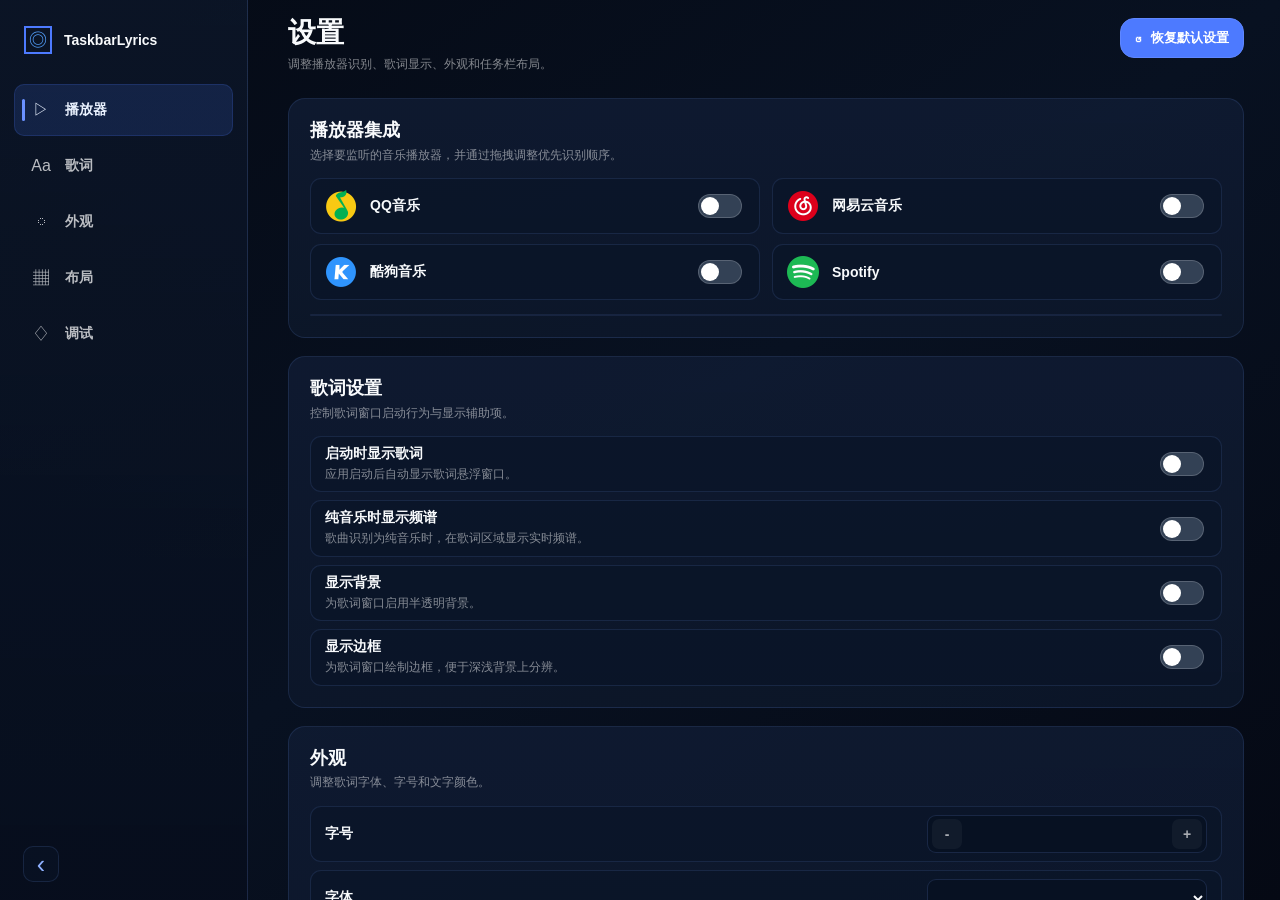
<file: TaskbarLyrics.Light/TaskbarLyrics.Light.App/Web/Settings/settings.html>
<!doctype html>
<html lang="zh-CN">
<head>
  <meta charset="utf-8">
  <meta name="viewport" content="width=device-width, initial-scale=1">
  <title>TaskbarLyrics 设置</title>
  <link rel="stylesheet" href="settings.css">
</head>
<body>
  <div class="window">
    <aside id="sidebar" class="sidebar">
      <div class="brand">
        <div class="brand-icon">◎</div>
        <strong>TaskbarLyrics</strong>
      </div>
      <nav class="nav">
        <button class="nav-item active" data-target="players"><span>▷</span><b>播放器</b></button>
        <button class="nav-item" data-target="lyrics"><span>Aa</span><b>歌词</b></button>
        <button class="nav-item" data-target="appearance"><span>◌</span><b>外观</b></button>
        <button class="nav-item" data-target="layout"><span>▦</span><b>布局</b></button>
        <button class="nav-item" data-target="debug"><span>♢</span><b>调试</b></button>
      </nav>
      <button id="sidebarToggle" class="collapse" title="收缩侧边栏">‹</button>
    </aside>

    <main class="main">
      <header class="header">
        <div>
          <h1>设置</h1>
          <p>调整播放器识别、歌词显示、外观和任务栏布局。</p>
        </div>
        <button id="resetButton" class="reset"><span>↺</span>恢复默认设置</button>
      </header>

      <div id="content" class="content">
        <section id="players" class="card reveal">
          <h2>播放器集成</h2>
          <p class="section-desc">选择要监听的音乐播放器，并通过拖拽调整优先识别顺序。</p>
          <div class="players">
            <label class="player"><img class="app-icon" src="../../Assets/PlayerIcons/QQ音乐.png" alt=""><strong>QQ音乐</strong><input data-key="enableQQMusic" type="checkbox"></label>
            <label class="player"><img class="app-icon" src="../../Assets/PlayerIcons/网易云音乐.png" alt=""><strong>网易云音乐</strong><input data-key="enableNetease" type="checkbox"></label>
            <label class="player"><img class="app-icon" src="../../Assets/PlayerIcons/酷狗音乐.png" alt=""><strong>酷狗音乐</strong><input data-key="enableKugou" type="checkbox"></label>
            <label class="player"><img class="app-icon" src="../../Assets/PlayerIcons/spotify.png" alt=""><strong>Spotify</strong><input data-key="enableSpotify" type="checkbox"></label>
          </div>
          <div id="sourceOrder" class="order" aria-label="播放器识别顺序"></div>
        </section>

        <section id="lyrics" class="card reveal">
          <h2>歌词设置</h2>
          <p class="section-desc">控制歌词窗口启动行为与显示辅助项。</p>
          <div class="rows">
            <label class="row"><span><strong>启动时显示歌词</strong><small>应用启动后自动显示歌词悬浮窗口。</small></span><input data-key="showLyricsOnStartup" type="checkbox"></label>
            <label class="row"><span><strong>纯音乐时显示频谱</strong><small>歌曲识别为纯音乐时，在歌词区域显示实时频谱。</small></span><input data-key="enablePureMusicSpectrum" type="checkbox"></label>
            <label class="row"><span><strong>显示背景</strong><small>为歌词窗口启用半透明背景。</small></span><input data-key="showBackground" type="checkbox"></label>
            <label class="row"><span><strong>显示边框</strong><small>为歌词窗口绘制边框，便于深浅背景上分辨。</small></span><input data-key="showBorder" type="checkbox"></label>
          </div>
        </section>

        <section id="appearance" class="card reveal">
          <h2>外观</h2>
          <p class="section-desc">调整歌词字体、字号和文字颜色。</p>
          <div class="rows">
            <label class="form-row"><strong>字号</strong><div class="stepper" data-key="fontSize" data-min="10" data-max="40" data-step="1" data-decimals="0"><button data-step="-1">-</button><input data-key="fontSize" inputmode="decimal"><button data-step="1">+</button></div></label>
            <label class="form-row"><strong>字体</strong><select data-key="fontFamily"></select></label>
            <label class="form-row"><strong>字重</strong><select data-key="fontWeight"><option value="Light">细体</option><option value="Normal">常规</option><option value="Medium">中等</option><option value="SemiBold">半粗体</option><option value="Bold">粗体</option></select></label>
            <div class="form-row"><strong>文字颜色</strong><div class="color-mode-control"><select data-key="foregroundColorMode"><option value="Dark">深色</option><option value="Light">浅色</option><option value="Custom">自定义</option></select><button id="colorPicker" class="color-control" type="button"><span id="colorSwatch" class="swatch"></span><span id="colorValue">#FFFFFFFF</span><i>✎</i></button></div></div>
            <label class="row"><span><strong>文字阴影</strong><small>为歌词文字增加轻量阴影，提高复杂背景上的可读性。</small></span><input data-key="showTextShadow" type="checkbox"></label>
          </div>
        </section>

        <section id="layout" class="card reveal">
          <h2>窗口设置</h2>
          <p class="section-desc">调整任务栏歌词窗口的位置、宽度与透明度。</p>
          <div class="rows">
            <label class="form-row"><span><strong>背景不透明度</strong><small>范围 0 到 1，数值越大背景越不透明。</small></span><div class="stepper" data-key="backgroundOpacity" data-min="0" data-max="1" data-step="0.05" data-decimals="2"><button data-step="-1">-</button><input data-key="backgroundOpacity" inputmode="decimal"><button data-step="1">+</button></div></label>
            <label class="form-row"><strong>窗口宽度 (px)</strong><div class="stepper" data-key="windowWidth" data-min="320" data-max="1400" data-step="10" data-decimals="0"><button data-step="-1">-</button><input data-key="windowWidth" inputmode="decimal"><button data-step="1">+</button></div></label>
            <label class="form-row"><strong>水平锚点</strong><select data-key="horizontalAnchor"><option value="Left">左侧</option><option value="Center">居中</option><option value="Right">右侧</option></select></label>
            <label class="form-row"><strong>X 偏移 (px)</strong><div class="stepper" data-key="xOffset" data-min="-2000" data-max="2000" data-step="10" data-decimals="0"><button data-step="-1">-</button><input data-key="xOffset" inputmode="decimal"><button data-step="1">+</button></div></label>
            <label class="form-row"><strong>Y 偏移 (px)</strong><div class="stepper" data-key="yOffset" data-min="-2000" data-max="2000" data-step="10" data-decimals="0"><button data-step="-1">-</button><input data-key="yOffset" inputmode="decimal"><button data-step="1">+</button></div></label>
          </div>
        </section>

        <section id="debug" class="card reveal">
          <h2>数据与调试</h2>
          <p class="section-desc">清理缓存或打开辅助调试选项。</p>
          <div class="rows">
            <label class="row"><span><strong>SMTC 时间轴监视器</strong><small>用于观察播放器时间轴数据，排查同步问题。</small></span><input data-key="enableSmtcTimelineMonitor" type="checkbox"></label>
            <div class="row"><span><strong>频谱调试</strong><small>打开临时滑块面板，实时调整频谱响应参数。</small></span><button id="spectrumTuningButton" class="primary">打开调试</button></div>
            <div class="row"><span><strong>歌词缓存</strong><small>清除后首次重新匹配会稍慢。</small></span><button id="clearCacheButton" class="danger">清除缓存</button></div>
          </div>
        </section>
      </div>
    </main>
  </div>
  <script src="settings.js"></script>
</body>
</html>
</file>
<file: TaskbarLyrics.Light/TaskbarLyrics.Light.App/Web/Settings/settings.css>
:root {
  color-scheme: dark;
  --bg: #070e1d;
  --sidebar: rgba(7, 14, 29, .96);
  --card: rgba(13, 24, 43, .84);
  --row: rgba(11, 21, 40, .78);
  --input: rgba(8, 17, 34, .95);
  --line: rgba(120, 160, 255, .13);
  --line-strong: rgba(120, 160, 255, .22);
  --text: #f8fafc;
  --muted: rgba(255, 255, 255, .50);
  --muted-2: rgba(255, 255, 255, .34);
  --accent: #4d7aff;
  --accent-soft: rgba(77, 122, 255, .15);
  --focus: rgba(107, 145, 255, .50);
}

* { box-sizing: border-box; }

@media (prefers-reduced-motion: reduce) {
  *,
  *::before,
  *::after {
    animation-duration: .001ms !important;
    animation-iteration-count: 1 !important;
    scroll-behavior: auto !important;
    transition-duration: .001ms !important;
  }
}

html,
body {
  width: 100%;
  height: 100%;
  margin: 0;
  overflow: hidden;
  background: var(--bg);
  color: var(--text);
  font-family: "Segoe UI Variable Text", "Segoe UI", "Microsoft YaHei UI", sans-serif;
  font-size: 14px;
}

button,
input,
select {
  font: inherit;
}

button {
  cursor: pointer;
}

.window {
  width: 100%;
  height: 100%;
  display: grid;
  grid-template-columns: 248px minmax(0, 1fr);
  background: linear-gradient(145deg, #050a15 0%, #081121 50%, #050914 100%);
  transition: grid-template-columns .2s cubic-bezier(.2, .8, .2, 1);
}

.sidebar {
  position: relative;
  display: grid;
  grid-template-rows: 80px 1fr 72px;
  overflow: hidden;
  background: linear-gradient(180deg, rgba(13, 24, 43, .75), var(--sidebar));
  border-right: 1px solid rgba(120, 160, 255, .18);
  will-change: transform;
}

.window.collapsed {
  grid-template-columns: 72px minmax(0, 1fr);
}

.brand {
  display: flex;
  align-items: center;
  gap: 12px;
  padding: 0 24px;
  white-space: nowrap;
  font-size: 20px;
  animation: slideIn .24s cubic-bezier(.2, .8, .2, 1) both;
}

.brand-icon {
  width: 28px;
  height: 28px;
  display: grid;
  place-items: center;
  color: #55a2ff;
  border: 2px solid #4d7aff;
  font-size: 18px;
  line-height: 1;
}

.brand strong,
.nav b {
  transition: opacity .14s ease, transform .18s cubic-bezier(.2, .8, .2, 1);
}

.window.collapsed .brand strong,
.window.collapsed .nav b {
  opacity: 0;
  transform: translateX(-6px);
  pointer-events: none;
}

.nav {
  display: grid;
  align-content: start;
  gap: 4px;
  padding: 4px 14px 0;
}

.nav-item {
  position: relative;
  height: 52px;
  display: flex;
  align-items: center;
  gap: 10px;
  border: 1px solid transparent;
  border-radius: 10px;
  padding: 0 12px;
  background: transparent;
  color: rgba(255, 255, 255, .72);
  text-align: left;
  overflow: hidden;
  white-space: nowrap;
  transition:
    background .14s ease,
    border-color .14s ease,
    color .14s ease,
    transform .16s cubic-bezier(.2, .8, .2, 1);
}

.nav-item:nth-child(1) { animation: slideIn .22s .02s cubic-bezier(.2, .8, .2, 1) both; }
.nav-item:nth-child(2) { animation: slideIn .22s .04s cubic-bezier(.2, .8, .2, 1) both; }
.nav-item:nth-child(3) { animation: slideIn .22s .06s cubic-bezier(.2, .8, .2, 1) both; }
.nav-item:nth-child(4) { animation: slideIn .22s .08s cubic-bezier(.2, .8, .2, 1) both; }
.nav-item:nth-child(5) { animation: slideIn .22s .10s cubic-bezier(.2, .8, .2, 1) both; }

.nav-item:active {
  transform: scale(.985);
}

.nav-item span {
  flex: 0 0 28px;
  width: 28px;
  text-align: center;
  font-size: 16px;
}

.nav-item.active {
  color: #eaf2ff;
  background: var(--accent-soft);
  border-color: rgba(77, 122, 255, .18);
}

.nav-item.active::before {
  content: "";
  position: absolute;
  left: 7px;
  width: 3px;
  height: 22px;
  border-radius: 999px;
  background: #6b91ff;
  animation: markerIn .18s cubic-bezier(.2, .8, .2, 1) both;
}

.nav-item:hover {
  color: #fff;
  background: rgba(255, 255, 255, .04);
  transform: translateX(2px);
}

.collapse {
  width: 36px;
  height: 36px;
  margin-left: 23px;
  align-self: center;
  border-radius: 10px;
  border: 1px solid rgba(120, 160, 255, .14);
  background: rgba(11, 21, 40, .54);
  color: #8fb0ff;
  font-size: 25px;
  line-height: 30px;
  transition: background .12s ease, border-color .12s ease, transform .16s ease;
  will-change: transform;
}

.window.collapsed .collapse {
  transform: rotate(180deg);
}

.collapse:hover {
  background: rgba(77, 122, 255, .10);
  border-color: rgba(120, 160, 255, .24);
}

.main {
  min-width: 0;
  overflow: hidden;
  animation: fadeIn .22s ease both;
}

.header {
  height: 98px;
  display: grid;
  grid-template-columns: 1fr auto;
  align-items: start;
  padding: 18px 36px 0 40px;
}

h1,
h2,
p {
  margin: 0;
}

h1 {
  font-size: 28px;
  line-height: 1.1;
  font-weight: 650;
}

h2 {
  font-size: 18px;
  line-height: 1.2;
  font-weight: 650;
}

p,
small {
  color: var(--muted);
  line-height: 1.45;
}

.header p {
  margin-top: 7px;
  font-size: 12px;
}

.reset {
  height: 40px;
  display: flex;
  align-items: center;
  gap: 9px;
  padding: 0 14px;
  border-radius: 14px;
  border: 1px solid #5f87ff;
  background: #4d7aff;
  color: #ffffff;
  font-size: 13px;
  font-weight: 620;
  transition:
    background .14s ease,
    border-color .14s ease,
    color .14s ease,
    transform .16s cubic-bezier(.2, .8, .2, 1);
}

.reset:hover {
  border-color: #7da0ff;
  background: #638cff;
  transform: translateY(-1px);
}

.reset:active {
  transform: translateY(0) scale(.985);
}

.content {
  height: calc(100% - 98px);
  overflow-y: auto;
  overflow-x: hidden;
  padding: 0 36px 36px 40px;
  scroll-behavior: smooth;
}

.content::-webkit-scrollbar {
  width: 10px;
}

.content::-webkit-scrollbar-thumb {
  border: 2px solid transparent;
  border-radius: 999px;
  background: rgba(226, 232, 240, .34);
  background-clip: content-box;
}

.card {
  margin-bottom: 18px;
  padding: 21px;
  border: 1px solid var(--line);
  border-radius: 17px;
  background: linear-gradient(180deg, rgba(16, 28, 52, .82), var(--card));
  transform-origin: center top;
  transition:
    border-color .16s ease,
    background .16s ease,
    transform .18s cubic-bezier(.2, .8, .2, 1);
}

.reveal {
  animation: rise .28s cubic-bezier(.2, .8, .2, 1) both;
}

.reveal:nth-child(2) { animation-delay: .03s; }
.reveal:nth-child(3) { animation-delay: .06s; }
.reveal:nth-child(4) { animation-delay: .09s; }
.reveal:nth-child(5) { animation-delay: .12s; }

@keyframes rise {
  from { opacity: 0; transform: translateY(14px) scale(.995); }
  to { opacity: 1; transform: translateY(0); }
}

@keyframes fadeIn {
  from { opacity: 0; }
  to { opacity: 1; }
}

@keyframes slideIn {
  from { opacity: 0; transform: translateX(-8px); }
  to { opacity: 1; transform: translateX(0); }
}

@keyframes markerIn {
  from { opacity: 0; transform: scaleY(.45); }
  to { opacity: 1; transform: scaleY(1); }
}

@keyframes tapPulse {
  0% { transform: scale(1); }
  45% { transform: scale(.985); }
  100% { transform: scale(1); }
}

@keyframes softPulse {
  0% { border-color: rgba(120, 160, 255, .13); }
  50% { border-color: rgba(107, 145, 255, .46); }
  100% { border-color: rgba(120, 160, 255, .13); }
}

.section-desc {
  margin-top: 5px;
  margin-bottom: 14px;
  font-size: 12px;
}

.players {
  display: grid;
  grid-template-columns: 1fr 1fr;
  gap: 10px 12px;
}

.player,
.row,
.form-row {
  min-height: 56px;
  border-radius: 11px;
  border: 1px solid rgba(120, 160, 255, .13);
  background: var(--row);
  transition:
    background .14s ease,
    border-color .14s ease,
    transform .16s cubic-bezier(.2, .8, .2, 1);
}

.player:hover,
.row:hover,
.form-row:hover {
  border-color: rgba(120, 160, 255, .30);
  background: rgba(13, 26, 49, .80);
  transform: translateY(-1px);
}

.player.setting-updated,
.row.setting-updated,
.form-row.setting-updated {
  animation: softPulse .38s ease;
}

.player {
  display: grid;
  grid-template-columns: auto 1fr auto;
  align-items: center;
  gap: 13px;
  padding: 0 14px;
}

.app-icon {
  width: 32px;
  height: 32px;
  display: block;
  border-radius: 9px;
  object-fit: cover;
  transition: transform .16s cubic-bezier(.2, .8, .2, 1);
}

.player:hover .app-icon {
  transform: scale(1.04);
}

.rows {
  display: grid;
  gap: 8px;
}

.row,
.form-row {
  display: grid;
  grid-template-columns: 1fr 280px;
  align-items: center;
  gap: 16px;
  padding: 8px 14px;
}

strong {
  font-size: 14px;
  font-weight: 640;
}

small {
  display: block;
  margin-top: 3px;
  font-size: 12px;
}

input[type="checkbox"] {
  appearance: none;
  width: 44px;
  height: 24px;
  justify-self: end;
  border-radius: 999px;
  border: 1px solid rgba(255, 255, 255, .18);
  background: #334155;
  padding: 2px;
  transition: background .14s ease, border-color .14s ease, transform .16s cubic-bezier(.2, .8, .2, 1);
}

input[type="checkbox"]::after {
  content: "";
  display: block;
  width: 18px;
  height: 18px;
  border-radius: 50%;
  background: #fff;
  transform: translateX(0);
  transition: transform .18s cubic-bezier(.2, .8, .2, 1);
}

input[type="checkbox"]:checked {
  background: var(--accent);
  border-color: #6b91ff;
}

input[type="checkbox"]:active {
  transform: scale(.96);
}

input[type="checkbox"]:checked::after {
  transform: translateX(20px);
}

select,
.stepper,
.color-control {
  width: 280px;
  height: 38px;
  border-radius: 9px;
  border: 1px solid rgba(120, 160, 255, .16);
  background: var(--input);
  color: #f8fafc;
  font-size: 14px;
  transition:
    background .14s ease,
    border-color .14s ease,
    transform .16s cubic-bezier(.2, .8, .2, 1);
}

.color-mode-control {
  width: 280px;
  display: grid;
  grid-template-columns: 1fr 136px;
  gap: 8px;
}

.color-mode-control select,
.color-mode-control .color-control {
  width: 100%;
}

select {
  padding: 0 12px;
  outline: 0;
}

select:focus,
.stepper:focus-within,
.color-control:focus-within {
  border-color: var(--focus);
  transform: translateY(-1px);
}

.stepper {
  display: grid;
  grid-template-columns: 30px 1fr 30px;
  gap: 4px;
  padding: 3px 4px;
}

.stepper button,
.color-control i {
  width: 30px;
  height: 30px;
  display: grid;
  place-items: center;
  border: 0;
  border-radius: 7px;
  background: rgba(255, 255, 255, .045);
  color: rgba(255, 255, 255, .64);
  font-weight: 650;
  font-style: normal;
  transition:
    background .12s ease,
    color .12s ease,
    transform .14s cubic-bezier(.2, .8, .2, 1);
}

.stepper button:hover {
  background: rgba(77, 122, 255, .16);
  color: #dce8ff;
  transform: scale(1.04);
}

.stepper button:active {
  transform: scale(.94);
}

.stepper input {
  min-width: 0;
  width: 100%;
  border: 0;
  outline: 0;
  background: transparent;
  color: #f8fafc;
  text-align: center;
}

.color-control {
  display: grid;
  grid-template-columns: auto 1fr auto;
  align-items: center;
  gap: 10px;
  padding: 0 10px;
  cursor: pointer;
}

.color-control span:not(.swatch) {
  min-width: 0;
  overflow: hidden;
  color: #f8fafc;
  font-size: 12px;
  text-align: left;
  text-overflow: ellipsis;
  white-space: nowrap;
}

.color-control:disabled {
  cursor: default;
  opacity: .58;
  transform: none;
}

.swatch {
  width: 22px;
  height: 22px;
  border-radius: 7px;
  background: #fff;
  border: 1px solid rgba(255, 255, 255, .52);
  box-shadow: inset 0 0 0 1px rgba(0, 0, 0, .16);
  transition: transform .16s cubic-bezier(.2, .8, .2, 1);
}

.danger,
.primary {
  justify-self: end;
  width: 96px;
  height: 38px;
  border-radius: 10px;
  border: 1px solid #fb923c;
  background: #ea580c;
  color: #ffffff;
  font-weight: 650;
  transition:
    background .14s ease,
    border-color .14s ease,
    transform .16s cubic-bezier(.2, .8, .2, 1);
}

.primary {
  border-color: #5f87ff;
  background: #4d7aff;
}

.primary:hover {
  border-color: #7da0ff;
  background: #638cff;
  transform: translateY(-1px);
}

.primary:active {
  transform: translateY(0) scale(.985);
}

.danger:hover {
  border-color: #fdba74;
  background: #f97316;
  transform: translateY(-1px);
}

.danger:active {
  transform: translateY(0) scale(.985);
}

.order {
  margin-top: 14px;
  overflow: hidden;
  border: 1px solid rgba(120, 160, 255, .12);
  border-radius: 12px;
  background: rgba(8, 17, 34, .56);
}

.order-item {
  height: 40px;
  display: grid;
  grid-template-columns: 34px 26px 1fr;
  align-items: center;
  gap: 10px;
  padding: 0 18px;
  border-bottom: 1px solid rgba(255, 255, 255, .055);
  cursor: grab;
  transition:
    background .14s ease,
    opacity .14s ease,
    transform .16s cubic-bezier(.2, .8, .2, 1);
}

.order-item:hover {
  background: rgba(77, 122, 255, .08);
  transform: translateX(2px);
}

.order-icon {
  width: 22px;
  height: 22px;
  display: block;
  border-radius: 6px;
  object-fit: cover;
}

.order-item:last-child {
  border-bottom: 0;
}

.order-item.dragging {
  opacity: .45;
  transform: scale(.99);
}

.handle {
  color: var(--muted-2);
}
</file>
